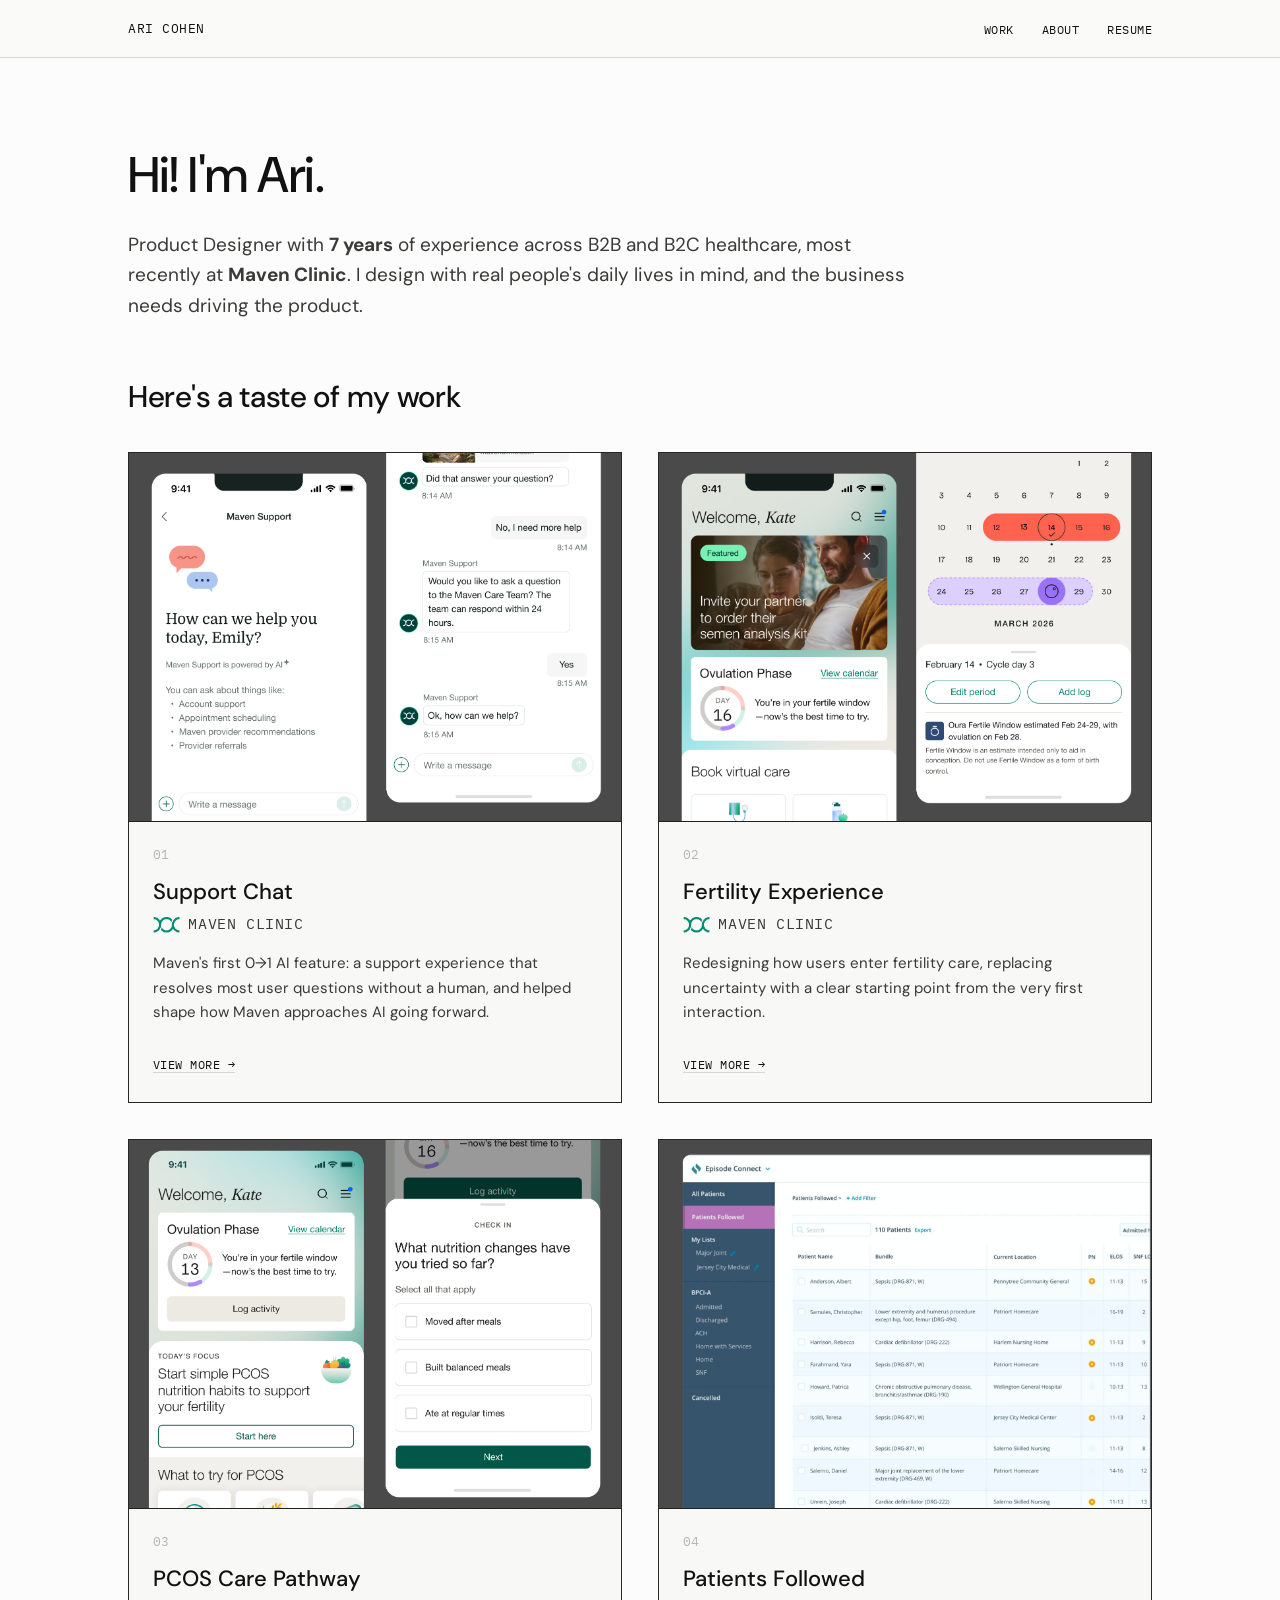
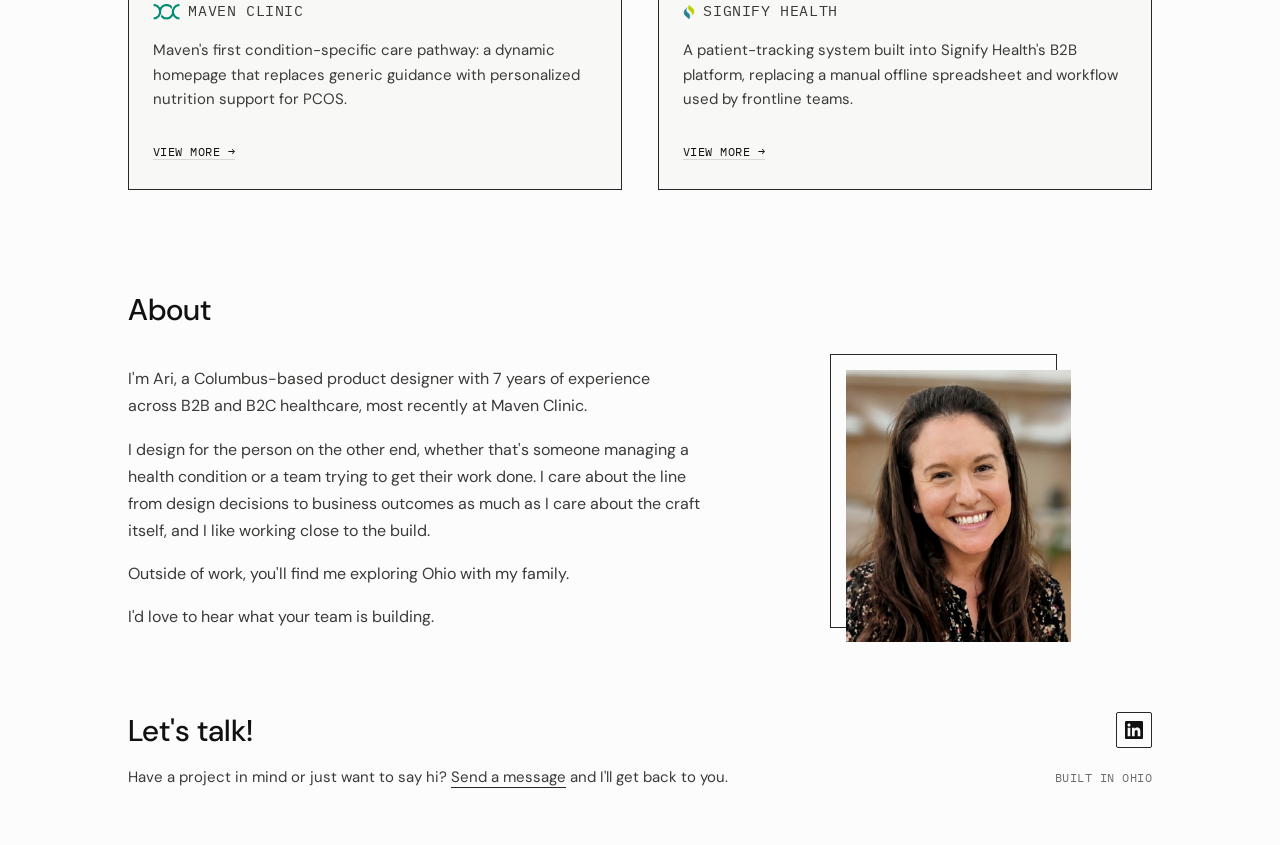
<file: index.html>
<!DOCTYPE html>
<html lang="en">
<head>
<meta charset="UTF-8">
<meta name="viewport" content="width=device-width, initial-scale=1.0">
<title>Ari Cohen — Product Designer</title>
<meta name="description" content="Ari Cohen, product designer. Case studies from Maven Clinic.">
<link rel="icon" href="favicon.svg?v=4" type="image/svg+xml">
<link rel="icon" href="favicon.ico?v=4" sizes="any">
<link rel="apple-touch-icon" href="apple-touch-icon.png?v=3">
<link rel="preconnect" href="https://fonts.googleapis.com">
<link rel="preconnect" href="https://fonts.gstatic.com" crossorigin>
<link href="https://fonts.googleapis.com/css2?family=DM+Sans:wght@400;500;700&family=IBM+Plex+Mono:wght@400;500&display=swap" rel="stylesheet">
<style>
  :root{
    --ink:#111111;
    --ink-soft:#3a3a38;
    --paper:#FCFCFC;
    --line:rgba(17,17,17,0.14);
    --line-strong:rgba(17,17,17,0.9);
    --gray:#6e6e6b;
    --gray-soft:#b8b6b0;
    --max:1080px;
  }
  *{box-sizing:border-box;}
  html{scroll-behavior:smooth; overscroll-behavior-y:none;}
  @media (prefers-reduced-motion: reduce){
    html{scroll-behavior:auto;}
    *{animation:none !important; transition:none !important;}
  }
  body{
    margin:0;
    background:var(--paper);
    color:var(--ink);
    font-family:'DM Sans', sans-serif;
    -webkit-font-smoothing:antialiased;
  }
  a{color:inherit;}
  a:focus-visible, button:focus-visible{
    outline:2px solid var(--ink);
    outline-offset:3px;
  }
  .wrap{max-width:var(--max); margin:0 auto; padding:0 28px;}

  /* NAV */
  header{
    position:sticky; top:0; z-index:20;
    background:rgba(250,250,248,0.92);
    backdrop-filter:blur(6px);
    border-bottom:1px solid var(--line);
  }
  nav{
    display:flex; align-items:center; justify-content:space-between;
    padding:18px 0;
  }
  .nav-name{
    font-family:'IBM Plex Mono', monospace;
    font-size:13px;
    letter-spacing:0.04em;
    text-transform:uppercase;
    text-decoration:none;
  }
  .nav-links{display:flex; gap:28px; list-style:none; margin:0; padding:0;}
  .nav-links a{
    font-family:'IBM Plex Mono', monospace;
    font-size:12px;
    letter-spacing:0.04em;
    text-transform:uppercase;
    text-decoration:none;
    border-bottom:1px solid transparent;
    padding-bottom:2px;
  }
  .nav-links a:hover{border-bottom-color:var(--ink);}
  .nav-toggle{display:none;}

  /* HERO */
  .hero{
    padding-top:88px;
    padding-bottom:48px;
  }
  .hero > div{
    max-width:800px;
  }
  .hero-grid{
    display:grid;
    grid-template-columns:1.2fr 0.8fr;
    gap:56px;
    align-items:center;
  }
  .eyebrow{
    font-family:'IBM Plex Mono', monospace;
    font-size:12px;
    letter-spacing:0.08em;
    text-transform:uppercase;
    color:var(--gray);
    margin:0 0 22px;
  }
  h1{
    font-family:'DM Sans', sans-serif;
    font-weight:500;
    font-size:clamp(32px, 4.6vw, 50px);
    line-height:1.16;
    letter-spacing:-0.01em;
    margin:0 0 26px;
    max-width:17ch;
  }
  .hero p{
    font-size:19px;
    line-height:1.6;
    color:var(--ink-soft);
    max-width:777px;
    margin:0 0 8px;
  }
  .hero p strong{font-weight:700;}
  .hero-sub{
    font-family:'IBM Plex Mono', monospace;
    font-size:13px;
    color:var(--gray);
    margin-top:22px;
  }
  .hero-sub a{
    text-decoration:none;
    border-bottom:1px solid var(--line-strong);
  }
  .hero-photo{
    position:relative;
    justify-self:center;
  }
  .hero-photo::before{
    content:"";
    position:absolute;
    top:-16px; left:-16px;
    width:100%; height:100%;
    border:1px solid var(--line-strong);
  }
  .hero-photo img{
    position:relative;
    display:block;
    width:100%;
    max-width:300px;
    aspect-ratio:633/766;
    object-fit:cover;
    filter:grayscale(1) contrast(1.05);
  }
  @media (max-width:760px){
    .hero-grid{grid-template-columns:1fr; gap:36px;}
    .hero-photo{justify-self:start; order:-1; max-width:200px;}
    .hero-photo::before{top:-10px; left:-10px;}
  }

  /* READOUT STRIP — signature element */
  .readout{
    border-bottom:1px solid var(--line);
  }
  .readout-inner{
    display:grid;
    grid-template-columns:repeat(4,1fr);
  }
  .stat{
    padding:26px 24px;
    border-left:1px solid var(--line);
  }
  .stat:first-child{border-left:none;}
  .stat-num{
    font-family:'IBM Plex Mono', monospace;
    font-size:clamp(22px,3.2vw,32px);
    font-weight:500;
    letter-spacing:-0.01em;
    display:block;
  }
  .stat-label{
    font-family:'IBM Plex Mono', monospace;
    font-size:11px;
    color:var(--gray);
    text-transform:uppercase;
    letter-spacing:0.04em;
    display:block;
    margin-top:6px;
    line-height:1.4;
  }

  /* SECTION HEADERS */
  section{padding:72px 0;}
  .section-title{
    font-family:'DM Sans', sans-serif;
    font-weight:500;
    font-size:clamp(24px, 2.6vw, 30px);
    letter-spacing:-0.01em;
    margin:0 0 36px;
  }

  /* WORK */
  .work-grid{
    display:grid;
    grid-template-columns:1fr 1fr;
    gap:36px;
  }
  .case{
    display:block;
    border:1px solid var(--line-strong);
    padding:0 0 28px;
    background:#F8F8F6;
    text-decoration:none;
    transition:background 0.15s ease;
  }
  .case:hover{background:rgba(17,17,17,0.03);}
  .case:hover .case-view{border-bottom-color:var(--ink);}
  .case-img{
    width:100%;
    aspect-ratio:4/3;
    background:var(--gray-soft);
    background-image:repeating-linear-gradient(
      45deg,
      rgba(17,17,17,0.06),
      rgba(17,17,17,0.06) 1px,
      transparent 1px,
      transparent 14px
    );
    border-bottom:1px solid var(--line-strong);
    display:flex;
    align-items:center;
    justify-content:center;
  }
  .case-img span{
    font-family:'IBM Plex Mono', monospace;
    font-size:11px;
    text-transform:uppercase;
    letter-spacing:0.04em;
    color:var(--gray);
  }
  .case-img img{
    width:100%;
    height:100%;
    object-fit:cover;
  }
  .case-body{padding:24px 24px 0;}
  .case-num{
    font-family:'IBM Plex Mono', monospace;
    font-size:13px;
    color:var(--gray-soft);
    display:block;
    margin-bottom:14px;
  }
  .case h3{
    font-family:'DM Sans', sans-serif;
    font-weight:500;
    font-size:22px;
    margin:0 0 6px;
  }
  .case-role{
    font-family:'IBM Plex Mono', monospace;
    font-size:11px;
    text-transform:uppercase;
    letter-spacing:0.04em;
    color:var(--gray);
    margin:0 0 16px;
    display:flex;
    align-items:center;
    gap:8px;
  }
  .case-logo{
    height:16px;
    width:auto;
    display:block;
  }
  .case p{
    font-size:15px;
    line-height:1.65;
    color:var(--ink-soft);
    margin:0 0 14px;
  }
  .case-stats{
    display:flex;
    flex-wrap:wrap;
    gap:10px 20px;
    margin-top:8px;
  }
  .case-stat{
    font-family:'IBM Plex Mono', monospace;
    font-size:12.5px;
  }
  .case-stat b{font-weight:500;}
  .tags{
    display:flex; flex-wrap:wrap; gap:8px;
    margin-top:16px;
  }
  .tag{
    font-family:'IBM Plex Mono', monospace;
    font-size:11px;
    text-transform:uppercase;
    letter-spacing:0.03em;
    border:1px solid var(--line-strong);
    padding:4px 9px;
    border-radius:2px;
  }
  .case-view{
    display:inline-block;
    font-family:'IBM Plex Mono', monospace;
    font-size:12px;
    text-transform:uppercase;
    letter-spacing:0.04em;
    color:var(--ink);
    margin-top:18px;
    border-bottom:1px solid var(--line);
  }
  @media (max-width:760px){
    .work-grid{grid-template-columns:1fr;}
  }

  /* ABOUT */
  .about-grid{
    display:grid;
    grid-template-columns:1.2fr 0.8fr;
    gap:56px;
    align-items:center;
  }
  .about-grid p{
    font-size:16px;
    line-height:1.7;
    color:var(--ink-soft);
    max-width:52ch;
    margin:0 0 16px;
  }
  .about-photo{
    position:relative;
    justify-self:center;
  }
  .about-photo::before{
    content:"";
    position:absolute;
    top:-16px; left:-16px;
    width:100%; height:100%;
    border:1px solid var(--line-strong);
  }
  .about-photo img{
    position:relative;
    display:block;
    width:100%;
    max-width:225px;
    aspect-ratio:633/766;
    object-fit:cover;
    filter:contrast(1.05);
  }
  @media (max-width:760px){
    .about-grid{grid-template-columns:1fr; gap:36px;}
    .about-photo{justify-self:start; order:-1; max-width:200px;}
    .about-photo::before{top:-10px; left:-10px;}
  }

  /* APPROACH */
  .approach-grid{
    display:grid;
    grid-template-columns:1fr 1fr;
    gap:40px;
  }
  .approach p{
    font-size:16px;
    line-height:1.7;
    color:var(--ink-soft);
    max-width:52ch;
  }
  .principles{
    list-style:none; margin:0; padding:0;
    border-top:1px solid var(--line);
  }
  .principles li{
    padding:14px 0;
    border-bottom:1px solid var(--line);
    font-family:'IBM Plex Mono', monospace;
    font-size:13px;
    display:flex;
    gap:16px;
  }
  .principles li span.n{color:var(--gray-soft);}

  /* FOOTER / CONTACT */
  footer{
    padding:64px 0 48px;
  }
  .footer-grid{
    display:flex;
    flex-direction:column;
    gap:8px;
  }
  .footer-row{
    display:flex;
    justify-content:space-between;
    align-items:center;
    flex-wrap:wrap;
    gap:24px;
  }
  footer h2{
    font-family:'DM Sans', sans-serif;
    font-weight:500;
    font-size:30px;
    margin:0;
  }
  .footer-link{
    color:inherit;
    text-decoration:none;
    border-bottom:1px solid var(--line-strong);
    cursor:pointer;
  }
  .footer-link:hover{color:var(--gray); border-bottom-color:var(--gray);}
  .social-link{
    display:inline-flex;
    align-items:center;
    justify-content:center;
    width:36px;
    height:36px;
    border:1px solid var(--line-strong);
    border-radius:2px;
    color:var(--ink);
    text-decoration:none;
    transition:background 0.15s ease;
  }
  .social-link:hover{background:var(--line);}
  .social-link svg{width:18px; height:18px;}
  .btn{
    display:inline-block;
    font-family:'IBM Plex Mono', monospace;
    font-size:13px;
    text-transform:uppercase;
    letter-spacing:0.04em;
    text-decoration:none;
    color:var(--paper);
    background:var(--ink);
    padding:14px 22px;
    border-radius:2px;
  }
  .btn:hover{background:var(--ink-soft);}
  .footer-tag{
    font-family:'IBM Plex Mono', monospace;
    font-size:12px;
    letter-spacing:0.04em;
    text-transform:uppercase;
    color:var(--gray);
    white-space:nowrap;
  }
  .footer-intro{
    font-size:15px;
    line-height:1.6;
    color:var(--ink-soft);
    margin:0 0 24px;
    max-width:38ch;
  }
  .footer-row .footer-intro{
    margin:0;
    max-width:none;
    white-space:nowrap;
  }
  .contact-form{
    display:flex;
    flex-direction:column;
    gap:16px;
    max-width:420px;
    margin-bottom:32px;
  }
  .hp-field{
    position:absolute;
    left:-9999px;
    width:1px;
    height:1px;
    opacity:0;
  }
  .form-row{
    display:flex;
    flex-direction:column;
    gap:6px;
  }
  .form-row label{
    font-family:'IBM Plex Mono', monospace;
    font-size:11px;
    text-transform:uppercase;
    letter-spacing:0.04em;
    color:var(--gray);
  }
  .form-row input,
  .form-row textarea{
    font-family:'DM Sans', sans-serif;
    font-size:15px;
    color:var(--ink);
    background:transparent;
    border:1px solid var(--line-strong);
    border-radius:2px;
    padding:10px 12px;
    resize:vertical;
  }
  .form-row input:focus-visible,
  .form-row textarea:focus-visible{
    outline:2px solid var(--ink);
    outline-offset:1px;
  }
  .contact-form .btn{
    align-self:flex-start;
    border:none;
    cursor:pointer;
  }
  .contact-form .btn:disabled{
    opacity:0.6;
    cursor:default;
  }
  .form-status{
    font-family:'IBM Plex Mono', monospace;
    font-size:12px;
    margin:4px 0 0;
    min-height:14px;
  }
  .form-status.success{color:#1e7a3c;}
  .form-status.error{color:#d94f3d;}
  .modal-overlay{
    display:none;
    position:fixed;
    inset:0;
    background:rgba(17,17,17,0.5);
    z-index:100;
    align-items:center;
    justify-content:center;
    padding:24px;
  }
  .modal-overlay.open{display:flex;}
  body.modal-open{overflow:hidden;}
  .modal{
    position:relative;
    background:var(--paper);
    border:1px solid var(--line-strong);
    border-radius:4px;
    padding:36px;
    max-width:440px;
    width:100%;
    max-height:90vh;
    overflow-y:auto;
  }
  .modal h2{
    font-family:'DM Sans', sans-serif;
    font-weight:500;
    font-size:26px;
    margin:0 0 12px;
  }
  .modal .footer-intro{max-width:none;}
  .modal .contact-form{max-width:none; margin-bottom:0;}
  .modal-close{
    position:absolute;
    top:16px; right:16px;
    width:32px; height:32px;
    display:flex; align-items:center; justify-content:center;
    background:none;
    border:1px solid var(--line-strong);
    border-radius:2px;
    font-size:20px;
    line-height:1;
    color:var(--ink);
    cursor:pointer;
  }
  .modal-close:hover{background:var(--line);}
  .copyright{
    font-family:'IBM Plex Mono', monospace;
    font-size:11px;
    color:var(--gray);
    margin-top:56px;
  }

  @media (max-width:760px){
    .nav-links{
      position:fixed; top:57px; left:0; right:0;
      background:var(--paper);
      flex-direction:column; gap:0;
      border-bottom:1px solid var(--line);
      max-height:0; overflow:hidden;
      transition:max-height 0.25s ease;
    }
    .nav-links.open{max-height:240px;}
    .nav-links li{width:100%;}
    .nav-links a{
      display:block; padding:16px 28px;
      border-bottom:1px solid var(--line);
    }
    .nav-toggle{
      display:block;
      font-family:'IBM Plex Mono', monospace;
      font-size:12px;
      text-transform:uppercase;
      background:none; border:1px solid var(--line-strong);
      padding:8px 12px; border-radius:2px;
      cursor:pointer;
    }
    .readout-inner{grid-template-columns:repeat(2,1fr);}
    .stat:nth-child(3){border-left:none;}
    .case{grid-template-columns:1fr; gap:8px;}
    .approach-grid{grid-template-columns:1fr;}
    .footer-row{flex-direction:column; align-items:flex-start;}
    .footer-row .footer-intro{white-space:normal; max-width:38ch;}
  }
</style>
</head>
<body>

<header>
  <div class="wrap">
    <nav>
      <a class="nav-name" href="#top">Ari Cohen</a>
      <button class="nav-toggle" id="navToggle" aria-expanded="false" aria-controls="navLinks">Menu</button>
      <ul class="nav-links" id="navLinks">
        <li><a href="#work">Work</a></li>
        <li><a href="#about">About</a></li>
        <li><a href="resume.pdf" target="_blank" rel="noopener">Resume</a></li>
      </ul>
    </nav>
  </div>
</header>

<main id="top">

  <section class="hero wrap" style="padding-top:88px;">
    <div>
      <h1>Hi! I'm Ari.</h1>
      <p>Product Designer with <strong>7 years</strong> of experience across B2B and B2C healthcare, most recently at <strong>Maven Clinic</strong>. I design with real people's daily lives in mind, and the business needs driving the product.</p>
    </div>
  </section>

  <section id="work" class="wrap">

    <h2 class="section-title">Here's a taste of my work</h2>

    <div class="work-grid">

      <a class="case" href="support-chat.html">
        <div class="case-img"><img src="support-chat-thumbnail.png" alt="Maven Support chat UI showing the support home screen and an AI-to-human handoff conversation"></div>
        <div class="case-body">
          <span class="case-num">01</span>
          <h3>Support Chat</h3>
          <p class="case-role"><img class="case-logo" src="maven-logo.png" alt="Maven Clinic logo"> Maven Clinic</p>
          <p>Maven's first 0→1 AI feature: a support experience that resolves most user questions without a human, and helped shape how Maven approaches AI going forward.</p>
          <span class="case-view">View more →</span>
        </div>
      </a>

      <a class="case" href="fertility-experience.html">
        <div class="case-img"><img src="fertility-experience-thumbnail.png" alt="Maven Fertility homepage with a semen analysis partner invite card and the Oura fertile window calendar"></div>
        <div class="case-body">
          <span class="case-num">02</span>
          <h3>Fertility Experience</h3>
          <p class="case-role"><img class="case-logo" src="maven-logo.png" alt="Maven Clinic logo"> Maven Clinic</p>
          <p>Redesigning how users enter fertility care, replacing uncertainty with a clear starting point from the very first interaction.</p>
          <span class="case-view">View more →</span>
        </div>
      </a>

      <a class="case" href="pcos-nutrition-module.html">
        <div class="case-img"><img src="pcos-nutrition-thumbnail.png" alt="Maven Fertility homepage with a PCOS nutrition prompt and a check-in question about nutrition changes tried so far"></div>
        <div class="case-body">
          <span class="case-num">03</span>
          <h3>PCOS Care Pathway</h3>
          <p class="case-role"><img class="case-logo" src="maven-logo.png" alt="Maven Clinic logo"> Maven Clinic</p>
          <p>Maven's first condition-specific care pathway: a dynamic homepage that replaces generic guidance with personalized nutrition support for PCOS.</p>
          <span class="case-view">View more →</span>
        </div>
      </a>

      <a class="case" href="patients-followed.html">
        <div class="case-img"><img src="patients-followed-thumbnail.png" alt="Episode Connect Patients Followed list showing patient names, care bundles, current location, and length-of-stay metrics"></div>
        <div class="case-body">
          <span class="case-num">04</span>
          <h3>Patients Followed</h3>
          <p class="case-role"><img class="case-logo" src="signify-health-logo.png" alt="Signify Health logo"> Signify Health</p>
          <p>A patient-tracking system built into Signify Health's B2B platform, replacing a manual offline spreadsheet and workflow used by frontline teams.</p>
          <span class="case-view">View more →</span>
        </div>
      </a>

    </div>

  </section>

  <section id="about" class="wrap" style="padding-top:100px;">

    <h2 class="section-title">About</h2>

    <div class="about-grid">
      <div>
        <p>I'm Ari, a Columbus-based product designer with 7 years of experience across B2B and B2C healthcare, most recently at Maven Clinic.</p>
        <p>I design for the person on the other end, whether that's someone managing a health condition or a team trying to get their work done. I care about the line from design decisions to business outcomes as much as I care about the craft itself, and I like working close to the build.</p>
        <p>Outside of work, you'll find me exploring Ohio with my family.</p>
        <p>I'd love to hear what your team is building.</p>
      </div>
      <div class="about-photo">
        <img src="headshot.png" alt="Ari Cohen">
      </div>
    </div>

  </section>

</main>

<footer id="contact">
  <div class="wrap">
    <div class="footer-grid">
      <div class="footer-row">
        <h2>Let's talk!</h2>
        <a class="social-link" href="https://linkedin.com/in/cohenariella" target="_blank" rel="noopener" aria-label="LinkedIn">
          <svg viewBox="0 0 24 24" fill="currentColor" aria-hidden="true"><path d="M20.447 20.452h-3.554v-5.569c0-1.328-.027-3.037-1.852-3.037-1.853 0-2.136 1.445-2.136 2.939v5.667H9.351V9h3.414v1.561h.046c.477-.9 1.637-1.85 3.37-1.85 3.601 0 4.267 2.37 4.267 5.455v6.286zM5.337 7.433c-1.144 0-2.063-.926-2.063-2.065 0-1.138.92-2.063 2.063-2.063 1.14 0 2.064.925 2.064 2.063 0 1.139-.925 2.065-2.064 2.065zm1.782 13.019H3.555V9h3.564v11.452zM22.225 0H1.771C.792 0 0 .774 0 1.729v20.542C0 23.227.792 24 1.771 24h20.451C23.2 24 24 23.227 24 22.271V1.729C24 .774 23.2 0 22.222 0h.003z"/></svg>
        </a>
      </div>
      <div class="footer-row">
        <p class="footer-intro">Have a project in mind or just want to say hi? <a href="#" class="footer-link" id="contactOpenBtn">Send a message</a> and I'll get back to you.</p>
        <p class="footer-tag">Built in Ohio</p>
      </div>
    </div>
  </div>
</footer>

<div class="modal-overlay" id="contactModalOverlay">
  <div class="modal" role="dialog" aria-modal="true" aria-labelledby="contactModalTitle">
    <button type="button" class="modal-close" id="contactCloseBtn" aria-label="Close">&times;</button>
    <h2 id="contactModalTitle">Get in touch</h2>
    <p class="footer-intro">Questions about my work, or an opportunity to discuss? Send a note and I'll follow up.</p>
    <form class="contact-form" id="contactForm" action="https://formsubmit.co/ajax/ariellacohen614@gmail.com" method="POST">
      <input type="text" name="_honey" class="hp-field" tabindex="-1" autocomplete="off">
      <input type="hidden" name="_subject" value="New message from portfolio site">
      <div class="form-row">
        <label for="cf-name">Name</label>
        <input type="text" id="cf-name" name="name" required>
      </div>
      <div class="form-row">
        <label for="cf-email">Email</label>
        <input type="email" id="cf-email" name="email" required>
      </div>
      <div class="form-row">
        <label for="cf-message">Message</label>
        <textarea id="cf-message" name="message" rows="4" required></textarea>
      </div>
      <button type="submit" class="btn">Send message</button>
      <p class="form-status" id="formStatus" role="status" aria-live="polite"></p>
    </form>
  </div>
</div>

<script>
  var toggle = document.getElementById('navToggle');
  var links = document.getElementById('navLinks');
  toggle.addEventListener('click', function(){
    var isOpen = links.classList.toggle('open');
    toggle.setAttribute('aria-expanded', isOpen);
  });
  links.querySelectorAll('a').forEach(function(a){
    a.addEventListener('click', function(){
      links.classList.remove('open');
      toggle.setAttribute('aria-expanded', 'false');
    });
  });

  var contactForm = document.getElementById('contactForm');
  if (contactForm) {
    contactForm.addEventListener('submit', function(e){
      e.preventDefault();
      var status = document.getElementById('formStatus');
      var btn = contactForm.querySelector('button[type="submit"]');
      status.textContent = '';
      status.className = 'form-status';
      btn.disabled = true;
      btn.textContent = 'Sending\u2026';
      fetch(contactForm.action, {
        method: 'POST',
        headers: { 'Accept': 'application/json' },
        body: new FormData(contactForm)
      }).then(function(res){
        if (!res.ok) throw new Error('Request failed');
        return res.json();
      }).then(function(){
        status.textContent = 'Thanks! Your message has been sent.';
        status.className = 'form-status success';
        contactForm.reset();
      }).catch(function(){
        status.textContent = 'Something went wrong. Please try again in a moment.';
        status.className = 'form-status error';
      }).finally(function(){
        btn.disabled = false;
        btn.textContent = 'Send message';
      });
    });
  }

  var contactOpenBtn = document.getElementById('contactOpenBtn');
  var contactModalOverlay = document.getElementById('contactModalOverlay');
  var contactCloseBtn = document.getElementById('contactCloseBtn');

  function openContactModal(){
    contactModalOverlay.classList.add('open');
    document.body.classList.add('modal-open');
    document.addEventListener('keydown', onContactModalKeydown);
    var firstField = document.getElementById('cf-name');
    if (firstField) firstField.focus();
  }
  function closeContactModal(){
    contactModalOverlay.classList.remove('open');
    document.body.classList.remove('modal-open');
    document.removeEventListener('keydown', onContactModalKeydown);
    if (contactOpenBtn) contactOpenBtn.focus();
  }
  function onContactModalKeydown(e){
    if (e.key === 'Escape') closeContactModal();
  }
  if (contactOpenBtn && contactModalOverlay && contactCloseBtn) {
    contactOpenBtn.addEventListener('click', function(e){
      e.preventDefault();
      openContactModal();
    });
    contactCloseBtn.addEventListener('click', closeContactModal);
    contactModalOverlay.addEventListener('click', function(e){
      if (e.target === contactModalOverlay) closeContactModal();
    });
  }
</script>

</body>
</html>
</file>
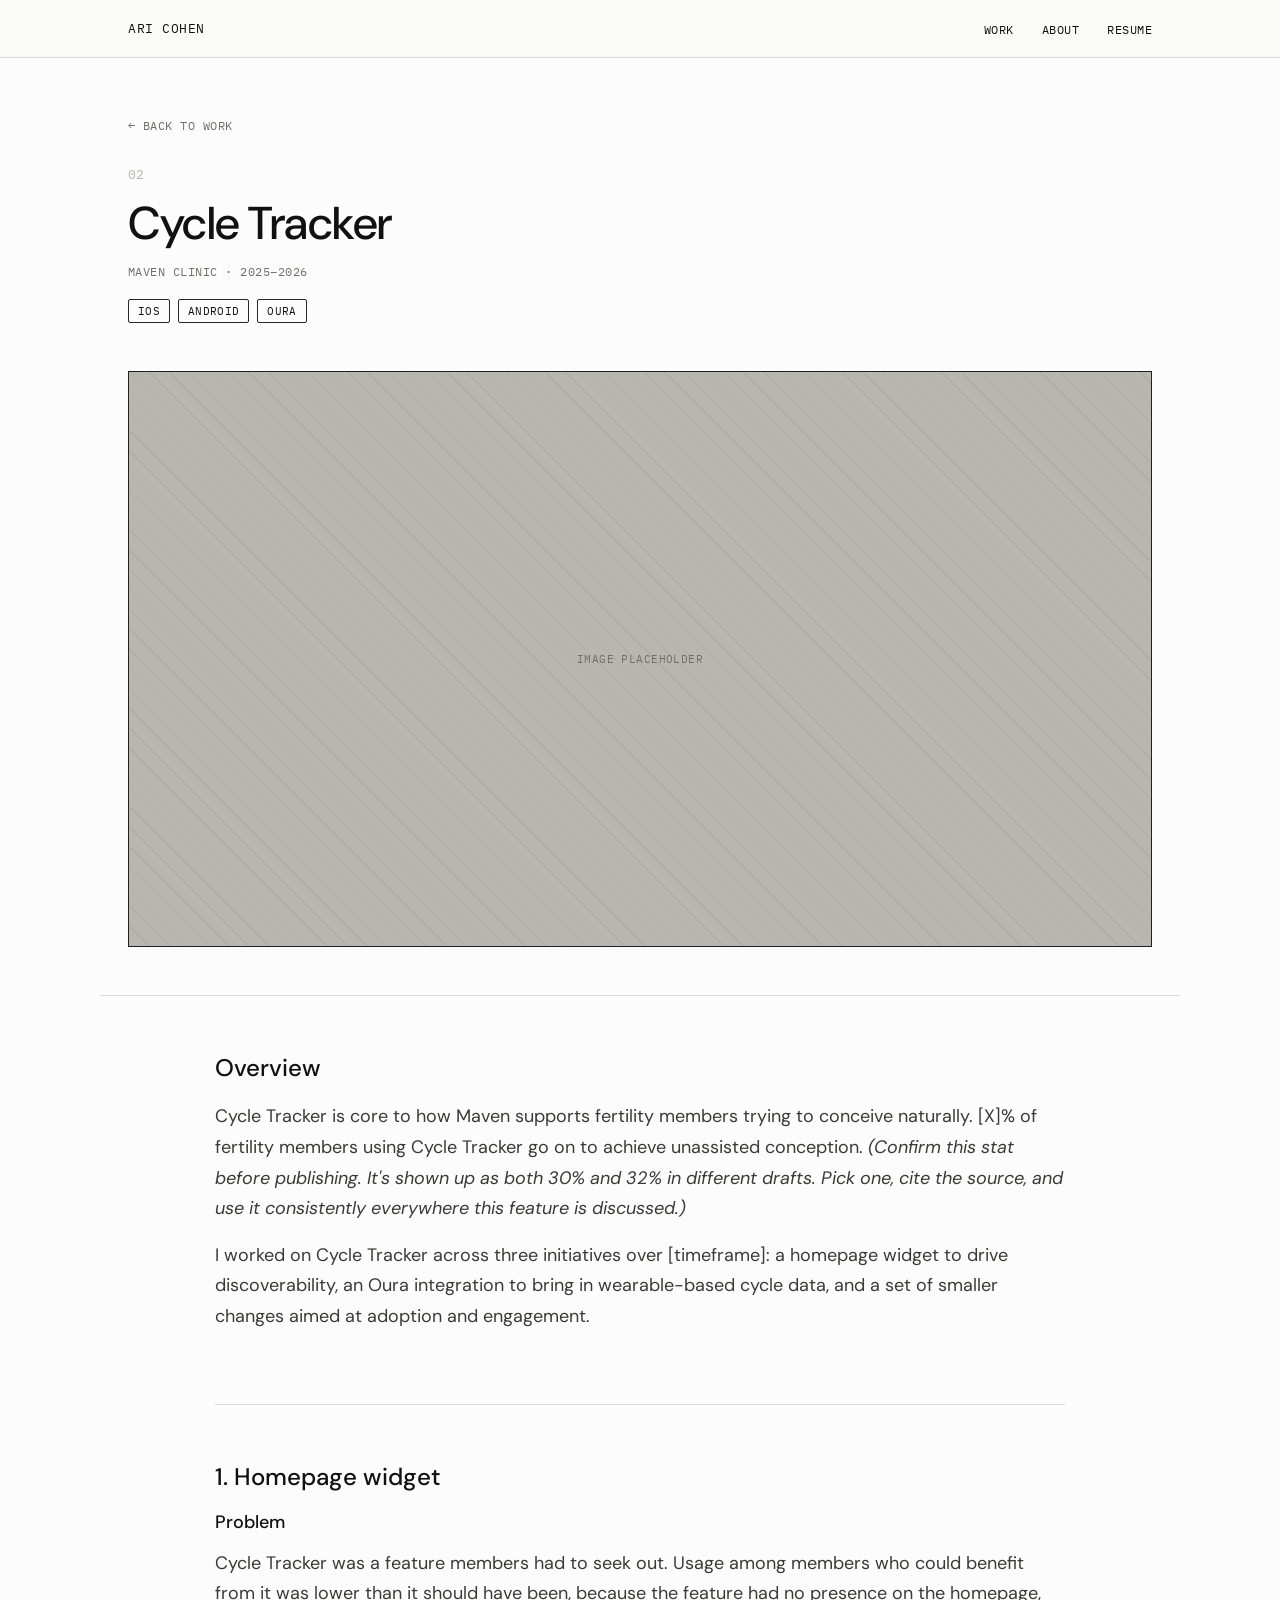
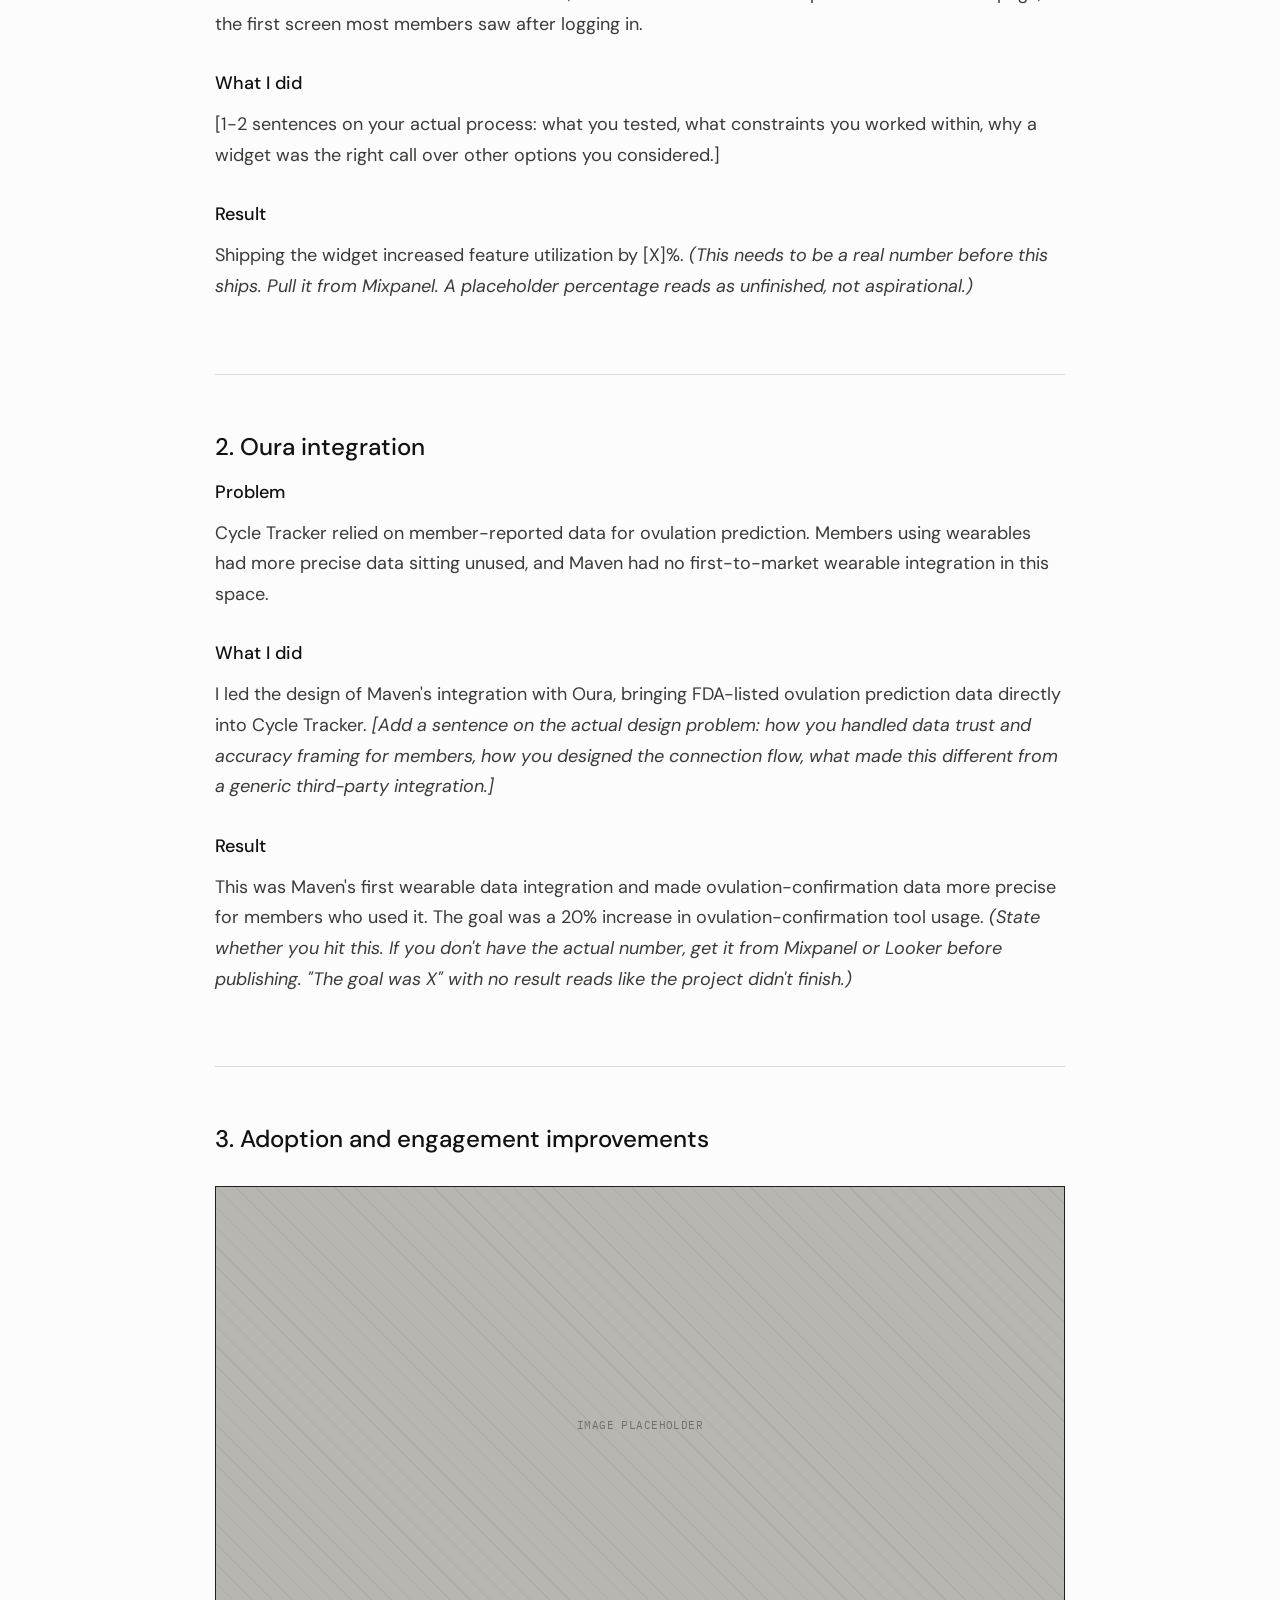
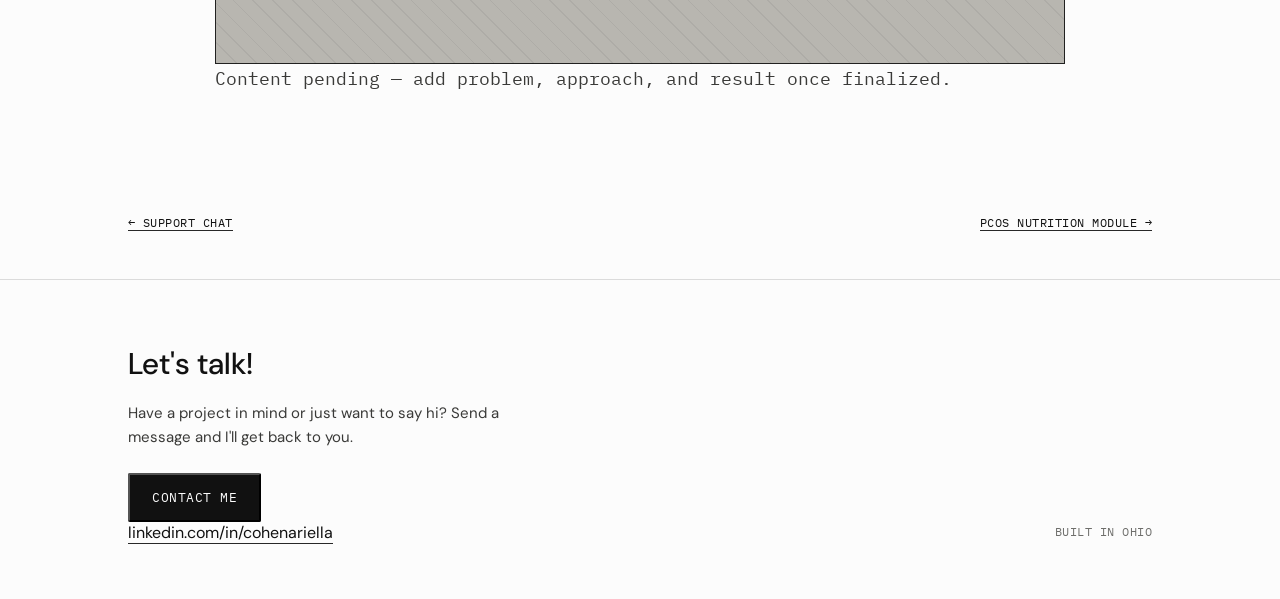
<file: cycle-tracker.html>
<!DOCTYPE html>
<html lang="en">
<head>
<meta charset="UTF-8">
<meta name="viewport" content="width=device-width, initial-scale=1.0">
<title>Cycle Tracker — Ari Cohen</title>
<meta name="description" content="Case study: Cycle Tracker homepage widget for Maven's Fertility pillar.">
<link rel="icon" href="favicon.svg?v=2" type="image/svg+xml">
<link rel="icon" href="favicon.ico?v=2" sizes="any">
<link rel="apple-touch-icon" href="apple-touch-icon.png?v=2">
<link rel="preconnect" href="https://fonts.googleapis.com">
<link rel="preconnect" href="https://fonts.gstatic.com" crossorigin>
<link href="https://fonts.googleapis.com/css2?family=DM+Sans:wght@400;500&family=IBM+Plex+Mono:wght@400;500&display=swap" rel="stylesheet">
<style>
  :root{
    --ink:#111111;
    --ink-soft:#3a3a38;
    --paper:#FCFCFC;
    --line:rgba(17,17,17,0.14);
    --line-strong:rgba(17,17,17,0.9);
    --gray:#6e6e6b;
    --gray-soft:#b8b6b0;
    --max:1080px;
  }
  *{box-sizing:border-box;}
  html{scroll-behavior:smooth; overscroll-behavior-y:none;}
  @media (prefers-reduced-motion: reduce){
    html{scroll-behavior:auto;}
    *{animation:none !important; transition:none !important;}
  }
  body{
    margin:0;
    background:var(--paper);
    color:var(--ink);
    font-family:'DM Sans', sans-serif;
    -webkit-font-smoothing:antialiased;
  }
  a{color:inherit;}
  a:focus-visible, button:focus-visible{
    outline:2px solid var(--ink);
    outline-offset:3px;
  }
  .wrap{max-width:var(--max); margin:0 auto; padding:0 28px;}

  /* NAV */
  header{
    position:sticky; top:0; z-index:20;
    background:rgba(250,250,248,0.92);
    backdrop-filter:blur(6px);
    border-bottom:1px solid var(--line);
  }
  nav{
    display:flex; align-items:center; justify-content:space-between;
    padding:18px 0;
  }
  .nav-name{
    font-family:'IBM Plex Mono', monospace;
    font-size:13px;
    letter-spacing:0.04em;
    text-transform:uppercase;
    text-decoration:none;
  }
  .nav-links{display:flex; gap:28px; list-style:none; margin:0; padding:0;}
  .nav-links a{
    font-family:'IBM Plex Mono', monospace;
    font-size:12px;
    letter-spacing:0.04em;
    text-transform:uppercase;
    text-decoration:none;
    border-bottom:1px solid transparent;
    padding-bottom:2px;
  }
  .nav-links a:hover{border-bottom-color:var(--ink);}
  .nav-toggle{display:none;}

  /* CASE HERO */
  .cs-hero{
    padding-top:56px;
    padding-bottom:48px;
    border-bottom:1px solid var(--line);
  }
  .cs-back{
    display:inline-block;
    font-family:'IBM Plex Mono', monospace;
    font-size:12px;
    text-transform:uppercase;
    letter-spacing:0.04em;
    color:var(--gray);
    text-decoration:none;
    border-bottom:1px solid transparent;
    margin-bottom:32px;
  }
  .cs-back:hover{border-bottom-color:var(--gray);}
  .case-num{
    font-family:'IBM Plex Mono', monospace;
    font-size:13px;
    color:var(--gray-soft);
    display:block;
    margin-bottom:14px;
  }
  h1{
    font-family:'DM Sans', sans-serif;
    font-weight:500;
    font-size:clamp(32px, 4.6vw, 46px);
    line-height:1.16;
    letter-spacing:-0.01em;
    margin:0 0 14px;
    max-width:20ch;
  }
  .case-role{
    font-family:'IBM Plex Mono', monospace;
    font-size:12px;
    text-transform:uppercase;
    letter-spacing:0.04em;
    color:var(--gray);
    margin:0 0 20px;
  }
  .tags{
    display:flex; flex-wrap:wrap; gap:8px;
    margin-top:20px;
  }
  .tag{
    font-family:'IBM Plex Mono', monospace;
    font-size:11px;
    text-transform:uppercase;
    letter-spacing:0.03em;
    border:1px solid var(--line-strong);
    padding:4px 9px;
    border-radius:2px;
  }

  /* CASE IMAGE */
  .cs-img{
    width:100%;
    aspect-ratio:16/9;
    margin-top:48px;
    background:var(--gray-soft);
    background-image:repeating-linear-gradient(
      45deg,
      rgba(17,17,17,0.06),
      rgba(17,17,17,0.06) 1px,
      transparent 1px,
      transparent 14px
    );
    border:1px solid var(--line-strong);
    display:flex;
    align-items:center;
    justify-content:center;
  }
  .cs-img span{
    font-family:'IBM Plex Mono', monospace;
    font-size:11px;
    text-transform:uppercase;
    letter-spacing:0.04em;
    color:var(--gray);
  }
  .cs-img img{
    width:100%;
    height:100%;
    object-fit:cover;
  }

  /* CASE SECTIONS */
  .cs-section{
    padding:56px 0;
    max-width:850px;
    margin:0 auto;
    border-bottom:1px solid var(--line);
  }
  .cs-section h2{
    font-family:'DM Sans', sans-serif;
    font-weight:500;
    font-size:24px;
    margin:0 0 18px;
  }
  .cs-section h3{
    font-family:'DM Sans', sans-serif;
    font-weight:500;
    font-size:18px;
    margin:32px 0 14px;
  }
  .cs-section h3:first-of-type{margin-top:0;}
  .cs-section p{
    font-size:18px;
    line-height:1.7;
    color:var(--ink-soft);
    margin:0 0 16px;
  }
  .cs-section .cs-img{
    margin:32px 0 0;
  }
  .cs-caption{
    font-family:'IBM Plex Mono', monospace;
    font-size:12px;
    color:var(--gray);
    margin:12px 0 0;
  }

  /* PROJECT NAV */
  .cs-projnav{
    padding:48px 0;
    display:flex;
    justify-content:space-between;
    gap:24px;
    flex-wrap:wrap;
  }
  .cs-projnav a{
    font-family:'IBM Plex Mono', monospace;
    font-size:12px;
    text-transform:uppercase;
    letter-spacing:0.04em;
    text-decoration:none;
    border-bottom:1px solid var(--line-strong);
  }
  .cs-projnav a:hover{color:var(--gray);}

  /* FOOTER / CONTACT */
  footer{
    border-top:1px solid var(--line);
    padding:64px 0 48px;
  }
  .footer-grid{
    display:flex;
    justify-content:space-between;
    align-items:flex-end;
    flex-wrap:wrap;
    gap:32px;
  }
  footer h2{
    font-family:'DM Sans', sans-serif;
    font-weight:500;
    font-size:30px;
    margin:0 0 18px;
    max-width:14ch;
  }
  .contact-list{list-style:none; margin:0; padding:0;}
  .contact-list li{margin-bottom:8px;}
  .contact-list a{
    text-decoration:none;
    border-bottom:1px solid var(--line-strong);
  }
  .btn{
    display:inline-block;
    font-family:'IBM Plex Mono', monospace;
    font-size:13px;
    text-transform:uppercase;
    letter-spacing:0.04em;
    text-decoration:none;
    color:var(--paper);
    background:var(--ink);
    padding:14px 22px;
    border-radius:2px;
  }
  .btn:hover{background:var(--ink-soft);}
  .footer-tag{
    font-family:'IBM Plex Mono', monospace;
    font-size:12px;
    letter-spacing:0.04em;
    text-transform:uppercase;
    color:var(--gray);
  }
  .footer-intro{
    font-size:15px;
    line-height:1.6;
    color:var(--ink-soft);
    margin:0 0 24px;
    max-width:38ch;
  }
  .contact-form{
    display:flex;
    flex-direction:column;
    gap:16px;
    max-width:420px;
    margin-bottom:32px;
  }
  .hp-field{
    position:absolute;
    left:-9999px;
    width:1px;
    height:1px;
    opacity:0;
  }
  .form-row{
    display:flex;
    flex-direction:column;
    gap:6px;
  }
  .form-row label{
    font-family:'IBM Plex Mono', monospace;
    font-size:11px;
    text-transform:uppercase;
    letter-spacing:0.04em;
    color:var(--gray);
  }
  .form-row input,
  .form-row textarea{
    font-family:'DM Sans', sans-serif;
    font-size:15px;
    color:var(--ink);
    background:transparent;
    border:1px solid var(--line-strong);
    border-radius:2px;
    padding:10px 12px;
    resize:vertical;
  }
  .form-row input:focus-visible,
  .form-row textarea:focus-visible{
    outline:2px solid var(--ink);
    outline-offset:1px;
  }
  .contact-form .btn{
    align-self:flex-start;
    border:none;
    cursor:pointer;
  }
  .contact-form .btn:disabled{
    opacity:0.6;
    cursor:default;
  }
  .form-status{
    font-family:'IBM Plex Mono', monospace;
    font-size:12px;
    margin:4px 0 0;
    min-height:14px;
  }
  .form-status.success{color:#1e7a3c;}
  .form-status.error{color:#d94f3d;}
  .modal-overlay{
    display:none;
    position:fixed;
    inset:0;
    background:rgba(17,17,17,0.5);
    z-index:100;
    align-items:center;
    justify-content:center;
    padding:24px;
  }
  .modal-overlay.open{display:flex;}
  body.modal-open{overflow:hidden;}
  .modal{
    position:relative;
    background:var(--paper);
    border:1px solid var(--line-strong);
    border-radius:4px;
    padding:36px;
    max-width:440px;
    width:100%;
    max-height:90vh;
    overflow-y:auto;
  }
  .modal h2{
    font-family:'DM Sans', sans-serif;
    font-weight:500;
    font-size:26px;
    margin:0 0 12px;
  }
  .modal .footer-intro{max-width:none;}
  .modal .contact-form{max-width:none; margin-bottom:0;}
  .modal-close{
    position:absolute;
    top:16px; right:16px;
    width:32px; height:32px;
    display:flex; align-items:center; justify-content:center;
    background:none;
    border:1px solid var(--line-strong);
    border-radius:2px;
    font-size:20px;
    line-height:1;
    color:var(--ink);
    cursor:pointer;
  }
  .modal-close:hover{background:var(--line);}
  .copyright{
    font-family:'IBM Plex Mono', monospace;
    font-size:11px;
    color:var(--gray);
    margin-top:56px;
  }

  @media (max-width:760px){
    .nav-links{
      position:fixed; top:57px; left:0; right:0;
      background:var(--paper);
      flex-direction:column; gap:0;
      border-bottom:1px solid var(--line);
      max-height:0; overflow:hidden;
      transition:max-height 0.25s ease;
    }
    .nav-links.open{max-height:240px;}
    .nav-links li{width:100%;}
    .nav-links a{
      display:block; padding:16px 28px;
      border-bottom:1px solid var(--line);
    }
    .nav-toggle{
      display:block;
      font-family:'IBM Plex Mono', monospace;
      font-size:12px;
      text-transform:uppercase;
      background:none; border:1px solid var(--line-strong);
      padding:8px 12px; border-radius:2px;
      cursor:pointer;
    }
    .footer-grid{flex-direction:column; align-items:flex-start;}
  }
</style>
</head>
<body>

<header>
  <div class="wrap">
    <nav>
      <a class="nav-name" href="index.html">Ari Cohen</a>
      <button class="nav-toggle" id="navToggle" aria-expanded="false" aria-controls="navLinks">Menu</button>
      <ul class="nav-links" id="navLinks">
        <li><a href="index.html#work">Work</a></li>
        <li><a href="about.html">About</a></li>
        <li><a href="resume.pdf" target="_blank" rel="noopener">Resume</a></li>
      </ul>
    </nav>
  </div>
</header>

<main id="top">

  <section class="cs-hero wrap">
    <a class="cs-back" href="index.html#work">← Back to work</a>
    <span class="case-num">02</span>
    <h1>Cycle Tracker</h1>
    <p class="case-role">Maven Clinic · 2025–2026</p>
    <div class="tags">
      <span class="tag">iOS</span>
      <span class="tag">Android</span>
      <span class="tag">Oura</span>
    </div>
    <div class="cs-img"><span>Image placeholder</span></div>
  </section>

  <section class="wrap">
    <div class="cs-section">
      <h2>Overview</h2>
      <p>Cycle Tracker is core to how Maven supports fertility members trying to conceive naturally. [X]% of fertility members using Cycle Tracker go on to achieve unassisted conception. <em>(Confirm this stat before publishing. It's shown up as both 30% and 32% in different drafts. Pick one, cite the source, and use it consistently everywhere this feature is discussed.)</em></p>
      <p>I worked on Cycle Tracker across three initiatives over [timeframe]: a homepage widget to drive discoverability, an Oura integration to bring in wearable-based cycle data, and a set of smaller changes aimed at adoption and engagement.</p>
    </div>
    <div class="cs-section">
      <h2>1. Homepage widget</h2>
      <h3>Problem</h3>
      <p>Cycle Tracker was a feature members had to seek out. Usage among members who could benefit from it was lower than it should have been, because the feature had no presence on the homepage, the first screen most members saw after logging in.</p>
      <h3>What I did</h3>
      <p>[1-2 sentences on your actual process: what you tested, what constraints you worked within, why a widget was the right call over other options you considered.]</p>
      <h3>Result</h3>
      <p>Shipping the widget increased feature utilization by [X]%. <em>(This needs to be a real number before this ships. Pull it from Mixpanel. A placeholder percentage reads as unfinished, not aspirational.)</em></p>
    </div>
    <div class="cs-section">
      <h2>2. Oura integration</h2>
      <h3>Problem</h3>
      <p>Cycle Tracker relied on member-reported data for ovulation prediction. Members using wearables had more precise data sitting unused, and Maven had no first-to-market wearable integration in this space.</p>
      <h3>What I did</h3>
      <p>I led the design of Maven's integration with Oura, bringing FDA-listed ovulation prediction data directly into Cycle Tracker. <em>[Add a sentence on the actual design problem: how you handled data trust and accuracy framing for members, how you designed the connection flow, what made this different from a generic third-party integration.]</em></p>
      <h3>Result</h3>
      <p>This was Maven's first wearable data integration and made ovulation-confirmation data more precise for members who used it. The goal was a 20% increase in ovulation-confirmation tool usage. <em>(State whether you hit this. If you don't have the actual number, get it from Mixpanel or Looker before publishing. "The goal was X" with no result reads like the project didn't finish.)</em></p>
    </div>
    <div class="cs-section" style="border-bottom:none;">
      <h2>3. Adoption and engagement improvements</h2>
      <div class="cs-img"><span>Image placeholder</span></div>
      <p class="cs-caption">Content pending — add problem, approach, and result once finalized.</p>
    </div>

    <div class="cs-projnav">
      <a href="support-chat.html">← Support Chat</a>
      <a href="pcos-nutrition-module.html">PCOS Nutrition Module →</a>
    </div>
  </section>

</main>

<footer id="contact">
  <div class="wrap">
    <div class="footer-grid">
      <div class="footer-contact">
        <h2>Let's talk!</h2>
        <p class="footer-intro">Have a project in mind or just want to say hi? Send a message and I'll get back to you.</p>
        <button type="button" class="btn" id="contactOpenBtn">Contact me</button>
        <ul class="contact-list">
          <li><a href="https://linkedin.com/in/cohenariella" target="_blank" rel="noopener">linkedin.com/in/cohenariella</a></li>
        </ul>
      </div>
      <p class="footer-tag">Built in Ohio</p>
    </div>
  </div>
</footer>

<div class="modal-overlay" id="contactModalOverlay">
  <div class="modal" role="dialog" aria-modal="true" aria-labelledby="contactModalTitle">
    <button type="button" class="modal-close" id="contactCloseBtn" aria-label="Close">&times;</button>
    <h2 id="contactModalTitle">Let's talk!</h2>
    <p class="footer-intro">Have a project in mind or just want to say hi? Send a message and I'll get back to you.</p>
    <form class="contact-form" id="contactForm" action="https://formsubmit.co/ajax/ariellacohen614@gmail.com" method="POST">
      <input type="text" name="_honey" class="hp-field" tabindex="-1" autocomplete="off">
      <input type="hidden" name="_subject" value="New message from portfolio site">
      <div class="form-row">
        <label for="cf-name">Name</label>
        <input type="text" id="cf-name" name="name" required>
      </div>
      <div class="form-row">
        <label for="cf-email">Email</label>
        <input type="email" id="cf-email" name="email" required>
      </div>
      <div class="form-row">
        <label for="cf-message">Message</label>
        <textarea id="cf-message" name="message" rows="4" required></textarea>
      </div>
      <button type="submit" class="btn">Send message</button>
      <p class="form-status" id="formStatus" role="status" aria-live="polite"></p>
    </form>
  </div>
</div>

<script>
  var toggle = document.getElementById('navToggle');
  var links = document.getElementById('navLinks');
  toggle.addEventListener('click', function(){
    var isOpen = links.classList.toggle('open');
    toggle.setAttribute('aria-expanded', isOpen);
  });
  links.querySelectorAll('a').forEach(function(a){
    a.addEventListener('click', function(){
      links.classList.remove('open');
      toggle.setAttribute('aria-expanded', 'false');
    });
  });

  var contactForm = document.getElementById('contactForm');
  if (contactForm) {
    contactForm.addEventListener('submit', function(e){
      e.preventDefault();
      var status = document.getElementById('formStatus');
      var btn = contactForm.querySelector('button[type="submit"]');
      status.textContent = '';
      status.className = 'form-status';
      btn.disabled = true;
      btn.textContent = 'Sending\u2026';
      fetch(contactForm.action, {
        method: 'POST',
        headers: { 'Accept': 'application/json' },
        body: new FormData(contactForm)
      }).then(function(res){
        if (!res.ok) throw new Error('Request failed');
        return res.json();
      }).then(function(){
        status.textContent = 'Thanks! Your message has been sent.';
        status.className = 'form-status success';
        contactForm.reset();
      }).catch(function(){
        status.textContent = 'Something went wrong. Please try again in a moment.';
        status.className = 'form-status error';
      }).finally(function(){
        btn.disabled = false;
        btn.textContent = 'Send message';
      });
    });
  }

  var contactOpenBtn = document.getElementById('contactOpenBtn');
  var contactModalOverlay = document.getElementById('contactModalOverlay');
  var contactCloseBtn = document.getElementById('contactCloseBtn');

  function openContactModal(){
    contactModalOverlay.classList.add('open');
    document.body.classList.add('modal-open');
    document.addEventListener('keydown', onContactModalKeydown);
    var firstField = document.getElementById('cf-name');
    if (firstField) firstField.focus();
  }
  function closeContactModal(){
    contactModalOverlay.classList.remove('open');
    document.body.classList.remove('modal-open');
    document.removeEventListener('keydown', onContactModalKeydown);
    if (contactOpenBtn) contactOpenBtn.focus();
  }
  function onContactModalKeydown(e){
    if (e.key === 'Escape') closeContactModal();
  }
  if (contactOpenBtn && contactModalOverlay && contactCloseBtn) {
    contactOpenBtn.addEventListener('click', openContactModal);
    contactCloseBtn.addEventListener('click', closeContactModal);
    contactModalOverlay.addEventListener('click', function(e){
      if (e.target === contactModalOverlay) closeContactModal();
    });
  }
</script>

</body>
</html>
</file>
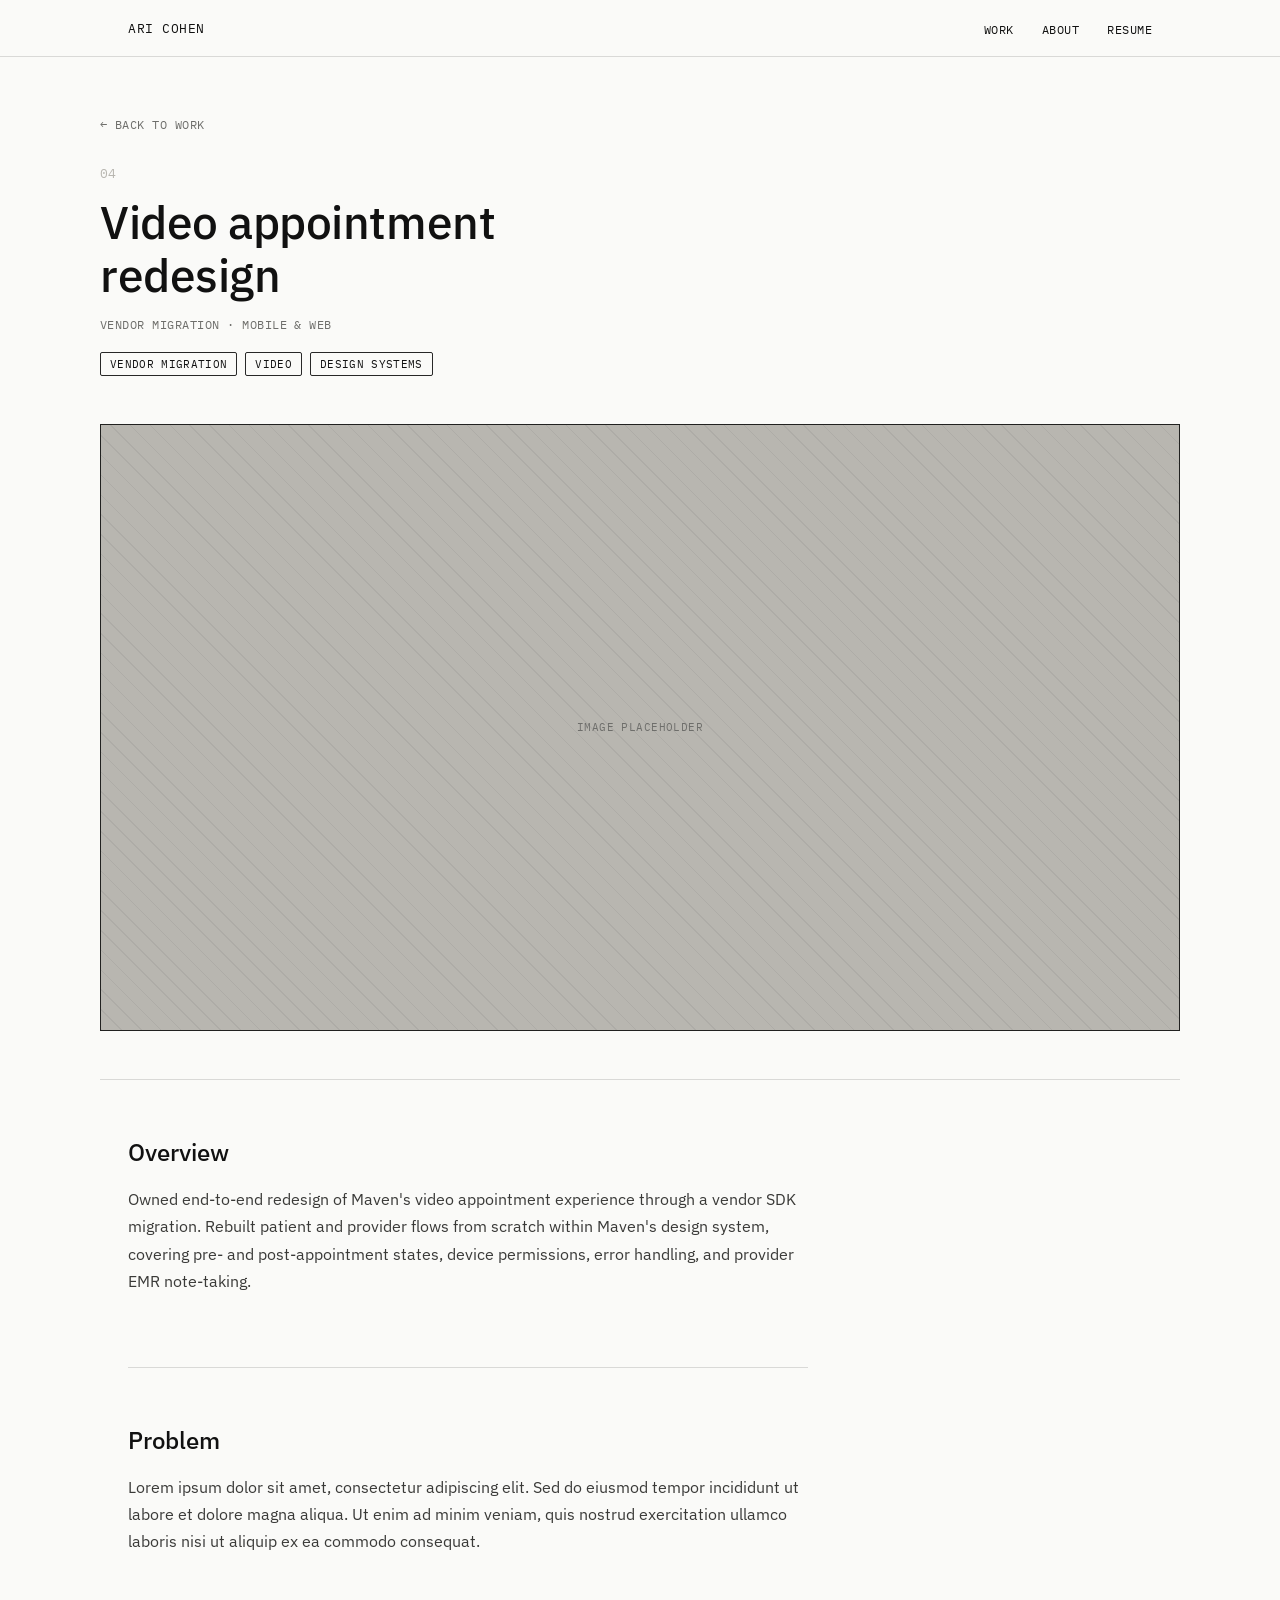
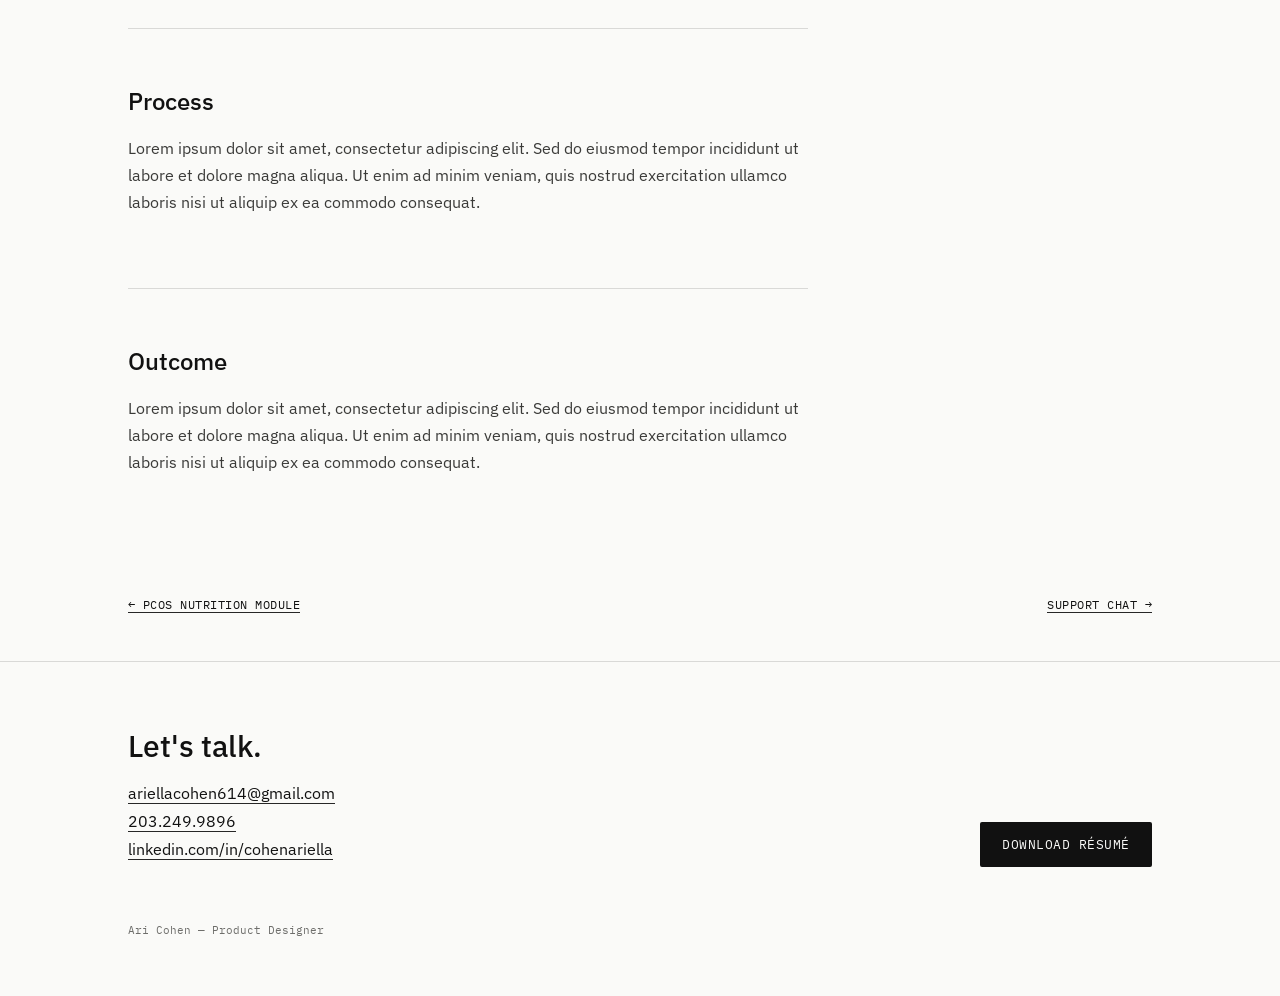
<file: video-appointment-redesign.html>
<!DOCTYPE html>
<html lang="en">
<head>
<meta charset="UTF-8">
<meta name="viewport" content="width=device-width, initial-scale=1.0">
<title>Video appointment redesign — Ari Cohen</title>
<meta name="description" content="Case study: Video appointment redesign, a vendor SDK migration for Maven's telehealth experience.">
<link rel="preconnect" href="https://fonts.googleapis.com">
<link rel="preconnect" href="https://fonts.gstatic.com" crossorigin>
<link href="https://fonts.googleapis.com/css2?family=IBM+Plex+Mono:wght@400;500&family=IBM+Plex+Sans:wght@400;500&display=swap" rel="stylesheet">
<style>
  :root{
    --ink:#111111;
    --ink-soft:#3a3a38;
    --paper:#fafaf8;
    --line:rgba(17,17,17,0.14);
    --line-strong:rgba(17,17,17,0.9);
    --gray:#6e6e6b;
    --gray-soft:#b8b6b0;
    --max:1080px;
  }
  *{box-sizing:border-box;}
  html{scroll-behavior:smooth;}
  @media (prefers-reduced-motion: reduce){
    html{scroll-behavior:auto;}
    *{animation:none !important; transition:none !important;}
  }
  body{
    margin:0;
    background:var(--paper);
    color:var(--ink);
    font-family:'IBM Plex Sans', sans-serif;
    -webkit-font-smoothing:antialiased;
  }
  a{color:inherit;}
  a:focus-visible, button:focus-visible{
    outline:2px solid var(--ink);
    outline-offset:3px;
  }
  .wrap{max-width:var(--max); margin:0 auto; padding:0 28px;}

  /* NAV */
  header{
    position:sticky; top:0; z-index:20;
    background:rgba(250,250,248,0.92);
    backdrop-filter:blur(6px);
    border-bottom:1px solid var(--line);
  }
  nav{
    display:flex; align-items:center; justify-content:space-between;
    padding:18px 0;
  }
  .nav-name{
    font-family:'IBM Plex Mono', monospace;
    font-size:13px;
    letter-spacing:0.04em;
    text-transform:uppercase;
    text-decoration:none;
  }
  .nav-links{display:flex; gap:28px; list-style:none; margin:0; padding:0;}
  .nav-links a{
    font-family:'IBM Plex Mono', monospace;
    font-size:12px;
    letter-spacing:0.04em;
    text-transform:uppercase;
    text-decoration:none;
    border-bottom:1px solid transparent;
    padding-bottom:2px;
  }
  .nav-links a:hover{border-bottom-color:var(--ink);}
  .nav-toggle{display:none;}

  /* CASE HERO */
  .cs-hero{
    padding:56px 0 48px;
    border-bottom:1px solid var(--line);
  }
  .cs-back{
    display:inline-block;
    font-family:'IBM Plex Mono', monospace;
    font-size:12px;
    text-transform:uppercase;
    letter-spacing:0.04em;
    color:var(--gray);
    text-decoration:none;
    border-bottom:1px solid transparent;
    margin-bottom:32px;
  }
  .cs-back:hover{border-bottom-color:var(--gray);}
  .case-num{
    font-family:'IBM Plex Mono', monospace;
    font-size:13px;
    color:var(--gray-soft);
    display:block;
    margin-bottom:14px;
  }
  h1{
    font-family:'IBM Plex Sans', sans-serif;
    font-weight:500;
    font-size:clamp(32px, 4.6vw, 46px);
    line-height:1.16;
    letter-spacing:-0.01em;
    margin:0 0 14px;
    max-width:20ch;
  }
  .case-role{
    font-family:'IBM Plex Mono', monospace;
    font-size:12px;
    text-transform:uppercase;
    letter-spacing:0.04em;
    color:var(--gray);
    margin:0 0 20px;
  }
  .tags{
    display:flex; flex-wrap:wrap; gap:8px;
    margin-top:20px;
  }
  .tag{
    font-family:'IBM Plex Mono', monospace;
    font-size:11px;
    text-transform:uppercase;
    letter-spacing:0.03em;
    border:1px solid var(--line-strong);
    padding:4px 9px;
    border-radius:2px;
  }

  /* CASE IMAGE */
  .cs-img{
    width:100%;
    aspect-ratio:16/9;
    margin-top:48px;
    background:var(--gray-soft);
    background-image:repeating-linear-gradient(
      45deg,
      rgba(17,17,17,0.06),
      rgba(17,17,17,0.06) 1px,
      transparent 1px,
      transparent 14px
    );
    border:1px solid var(--line-strong);
    display:flex;
    align-items:center;
    justify-content:center;
  }
  .cs-img span{
    font-family:'IBM Plex Mono', monospace;
    font-size:11px;
    text-transform:uppercase;
    letter-spacing:0.04em;
    color:var(--gray);
  }

  /* CASE SECTIONS */
  .cs-section{
    padding:56px 0;
    border-bottom:1px solid var(--line);
    max-width:680px;
  }
  .cs-section h2{
    font-family:'IBM Plex Sans', sans-serif;
    font-weight:500;
    font-size:24px;
    margin:0 0 18px;
  }
  .cs-section p{
    font-size:16px;
    line-height:1.7;
    color:var(--ink-soft);
    margin:0 0 16px;
  }

  /* PROJECT NAV */
  .cs-projnav{
    padding:48px 0;
    display:flex;
    justify-content:space-between;
    gap:24px;
    flex-wrap:wrap;
  }
  .cs-projnav a{
    font-family:'IBM Plex Mono', monospace;
    font-size:12px;
    text-transform:uppercase;
    letter-spacing:0.04em;
    text-decoration:none;
    border-bottom:1px solid var(--line-strong);
  }
  .cs-projnav a:hover{color:var(--gray);}

  /* FOOTER / CONTACT */
  footer{
    border-top:1px solid var(--line);
    padding:64px 0 48px;
  }
  .footer-grid{
    display:flex;
    justify-content:space-between;
    align-items:flex-end;
    flex-wrap:wrap;
    gap:32px;
  }
  footer h2{
    font-family:'IBM Plex Sans', sans-serif;
    font-weight:500;
    font-size:30px;
    margin:0 0 18px;
    max-width:14ch;
  }
  .contact-list{list-style:none; margin:0; padding:0;}
  .contact-list li{margin-bottom:8px;}
  .contact-list a{
    text-decoration:none;
    border-bottom:1px solid var(--line-strong);
  }
  .btn{
    display:inline-block;
    font-family:'IBM Plex Mono', monospace;
    font-size:13px;
    text-transform:uppercase;
    letter-spacing:0.04em;
    text-decoration:none;
    color:var(--paper);
    background:var(--ink);
    padding:14px 22px;
    border-radius:2px;
  }
  .btn:hover{background:var(--ink-soft);}
  .copyright{
    font-family:'IBM Plex Mono', monospace;
    font-size:11px;
    color:var(--gray);
    margin-top:56px;
  }

  @media (max-width:760px){
    .nav-links{
      position:fixed; top:57px; left:0; right:0;
      background:var(--paper);
      flex-direction:column; gap:0;
      border-bottom:1px solid var(--line);
      max-height:0; overflow:hidden;
      transition:max-height 0.25s ease;
    }
    .nav-links.open{max-height:240px;}
    .nav-links li{width:100%;}
    .nav-links a{
      display:block; padding:16px 28px;
      border-bottom:1px solid var(--line);
    }
    .nav-toggle{
      display:block;
      font-family:'IBM Plex Mono', monospace;
      font-size:12px;
      text-transform:uppercase;
      background:none; border:1px solid var(--line-strong);
      padding:8px 12px; border-radius:2px;
      cursor:pointer;
    }
    .footer-grid{flex-direction:column; align-items:flex-start;}
  }
</style>
</head>
<body>

<header>
  <div class="wrap">
    <nav>
      <a class="nav-name" href="index.html">Ari Cohen</a>
      <button class="nav-toggle" id="navToggle" aria-expanded="false" aria-controls="navLinks">Menu</button>
      <ul class="nav-links" id="navLinks">
        <li><a href="index.html#work">Work</a></li>
        <li><a href="about.html">About</a></li>
        <li><a href="resume.pdf" target="_blank" rel="noopener">Resume</a></li>
      </ul>
    </nav>
  </div>
</header>

<main id="top">

  <section class="cs-hero wrap">
    <a class="cs-back" href="index.html#work">← Back to work</a>
    <span class="case-num">04</span>
    <h1>Video appointment redesign</h1>
    <p class="case-role">Vendor migration · Mobile &amp; web</p>
    <div class="tags">
      <span class="tag">Vendor migration</span>
      <span class="tag">Video</span>
      <span class="tag">Design systems</span>
    </div>
    <div class="cs-img"><span>Image placeholder</span></div>
  </section>

  <section class="wrap">
    <div class="cs-section">
      <h2>Overview</h2>
      <p>Owned end-to-end redesign of Maven's video appointment experience through a vendor SDK migration. Rebuilt patient and provider flows from scratch within Maven's design system, covering pre- and post-appointment states, device permissions, error handling, and provider EMR note-taking.</p>
    </div>
    <div class="cs-section">
      <h2>Problem</h2>
      <p>Lorem ipsum dolor sit amet, consectetur adipiscing elit. Sed do eiusmod tempor incididunt ut labore et dolore magna aliqua. Ut enim ad minim veniam, quis nostrud exercitation ullamco laboris nisi ut aliquip ex ea commodo consequat.</p>
    </div>
    <div class="cs-section">
      <h2>Process</h2>
      <p>Lorem ipsum dolor sit amet, consectetur adipiscing elit. Sed do eiusmod tempor incididunt ut labore et dolore magna aliqua. Ut enim ad minim veniam, quis nostrud exercitation ullamco laboris nisi ut aliquip ex ea commodo consequat.</p>
    </div>
    <div class="cs-section" style="border-bottom:none;">
      <h2>Outcome</h2>
      <p>Lorem ipsum dolor sit amet, consectetur adipiscing elit. Sed do eiusmod tempor incididunt ut labore et dolore magna aliqua. Ut enim ad minim veniam, quis nostrud exercitation ullamco laboris nisi ut aliquip ex ea commodo consequat.</p>
    </div>

    <div class="cs-projnav">
      <a href="pcos-nutrition-module.html">← PCOS Nutrition Module</a>
      <a href="support-chat.html">Support Chat →</a>
    </div>
  </section>

</main>

<footer id="contact">
  <div class="wrap">
    <div class="footer-grid">
      <div>
        <h2>Let's talk.</h2>
        <ul class="contact-list">
          <li><a href="mailto:ariellacohen614@gmail.com">ariellacohen614@gmail.com</a></li>
          <li><a href="tel:2032499896">203.249.9896</a></li>
          <li><a href="https://linkedin.com/in/cohenariella" target="_blank" rel="noopener">linkedin.com/in/cohenariella</a></li>
        </ul>
      </div>
      <a class="btn" href="resume.pdf" target="_blank" rel="noopener">Download résumé</a>
    </div>
    <p class="copyright">Ari Cohen — Product Designer</p>
  </div>
</footer>

<script>
  var toggle = document.getElementById('navToggle');
  var links = document.getElementById('navLinks');
  toggle.addEventListener('click', function(){
    var isOpen = links.classList.toggle('open');
    toggle.setAttribute('aria-expanded', isOpen);
  });
  links.querySelectorAll('a').forEach(function(a){
    a.addEventListener('click', function(){
      links.classList.remove('open');
      toggle.setAttribute('aria-expanded', 'false');
    });
  });
</script>

</body>
</html>
</file>
